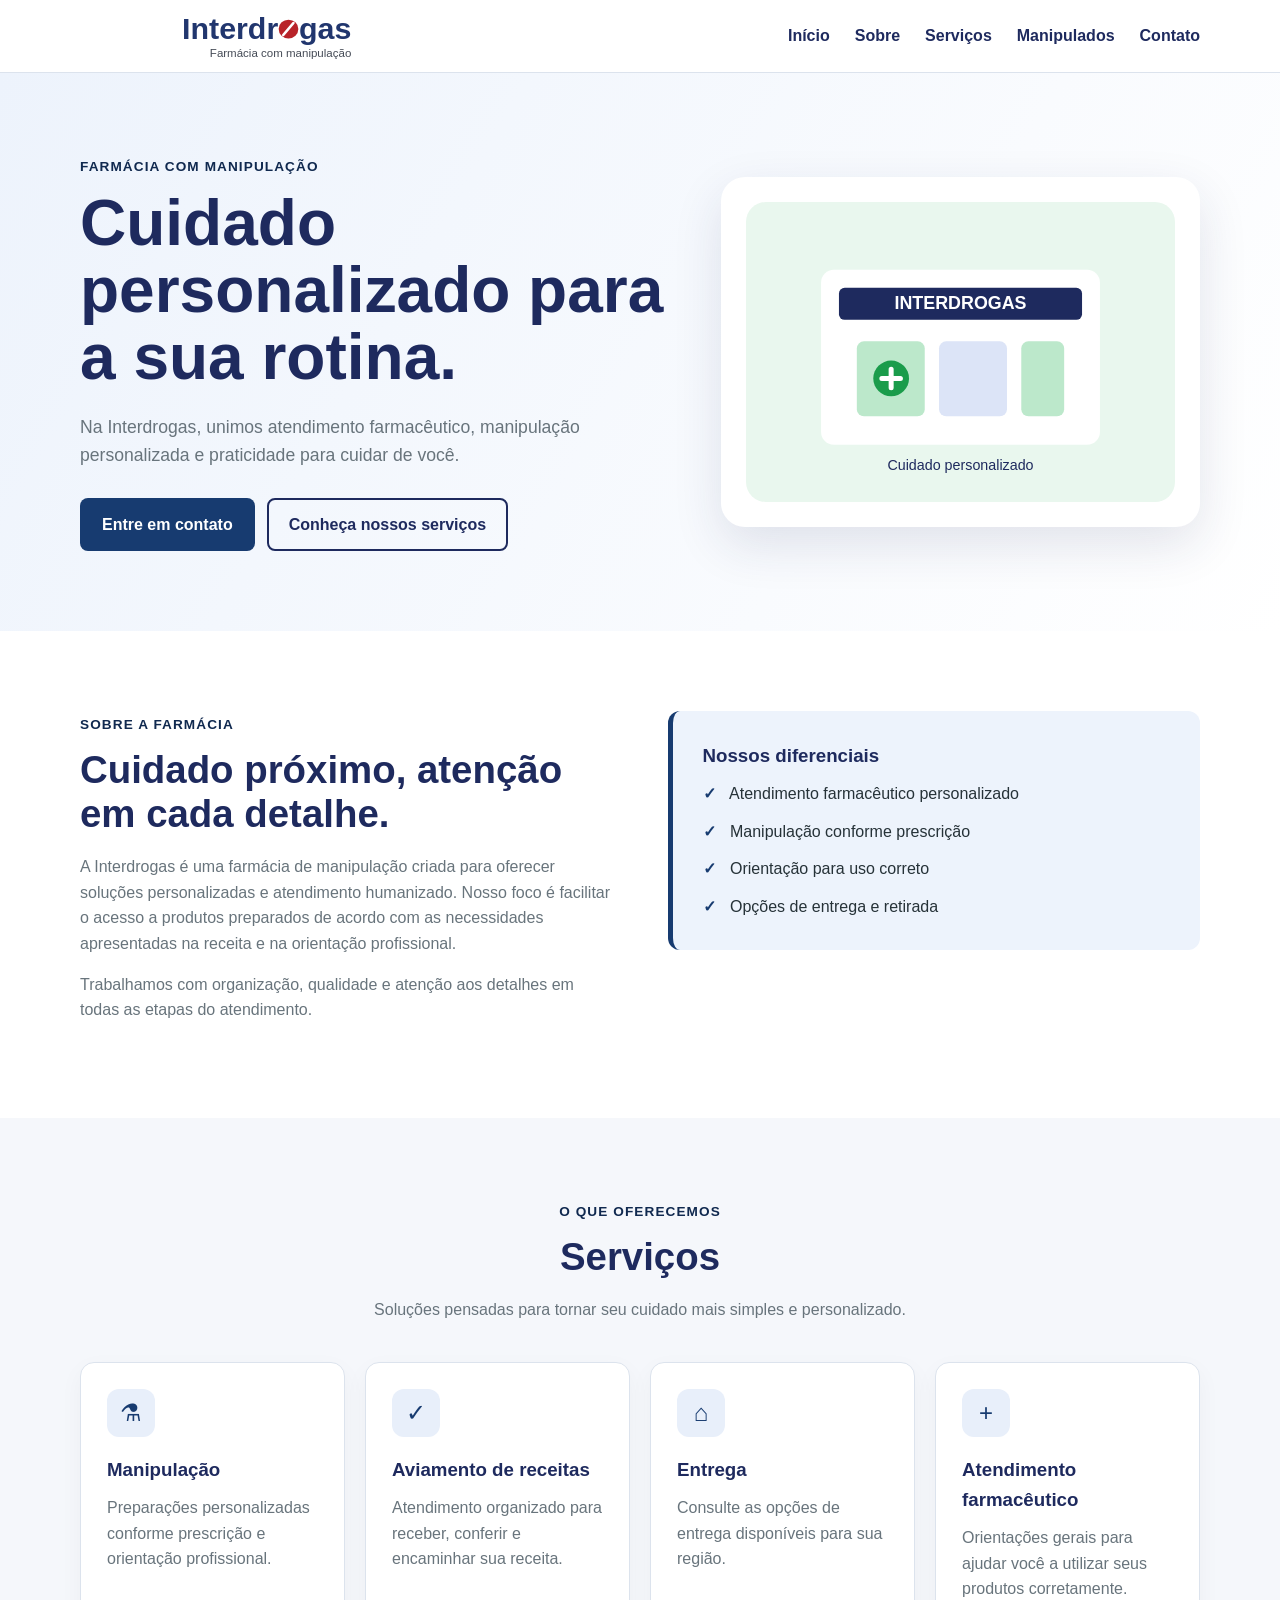
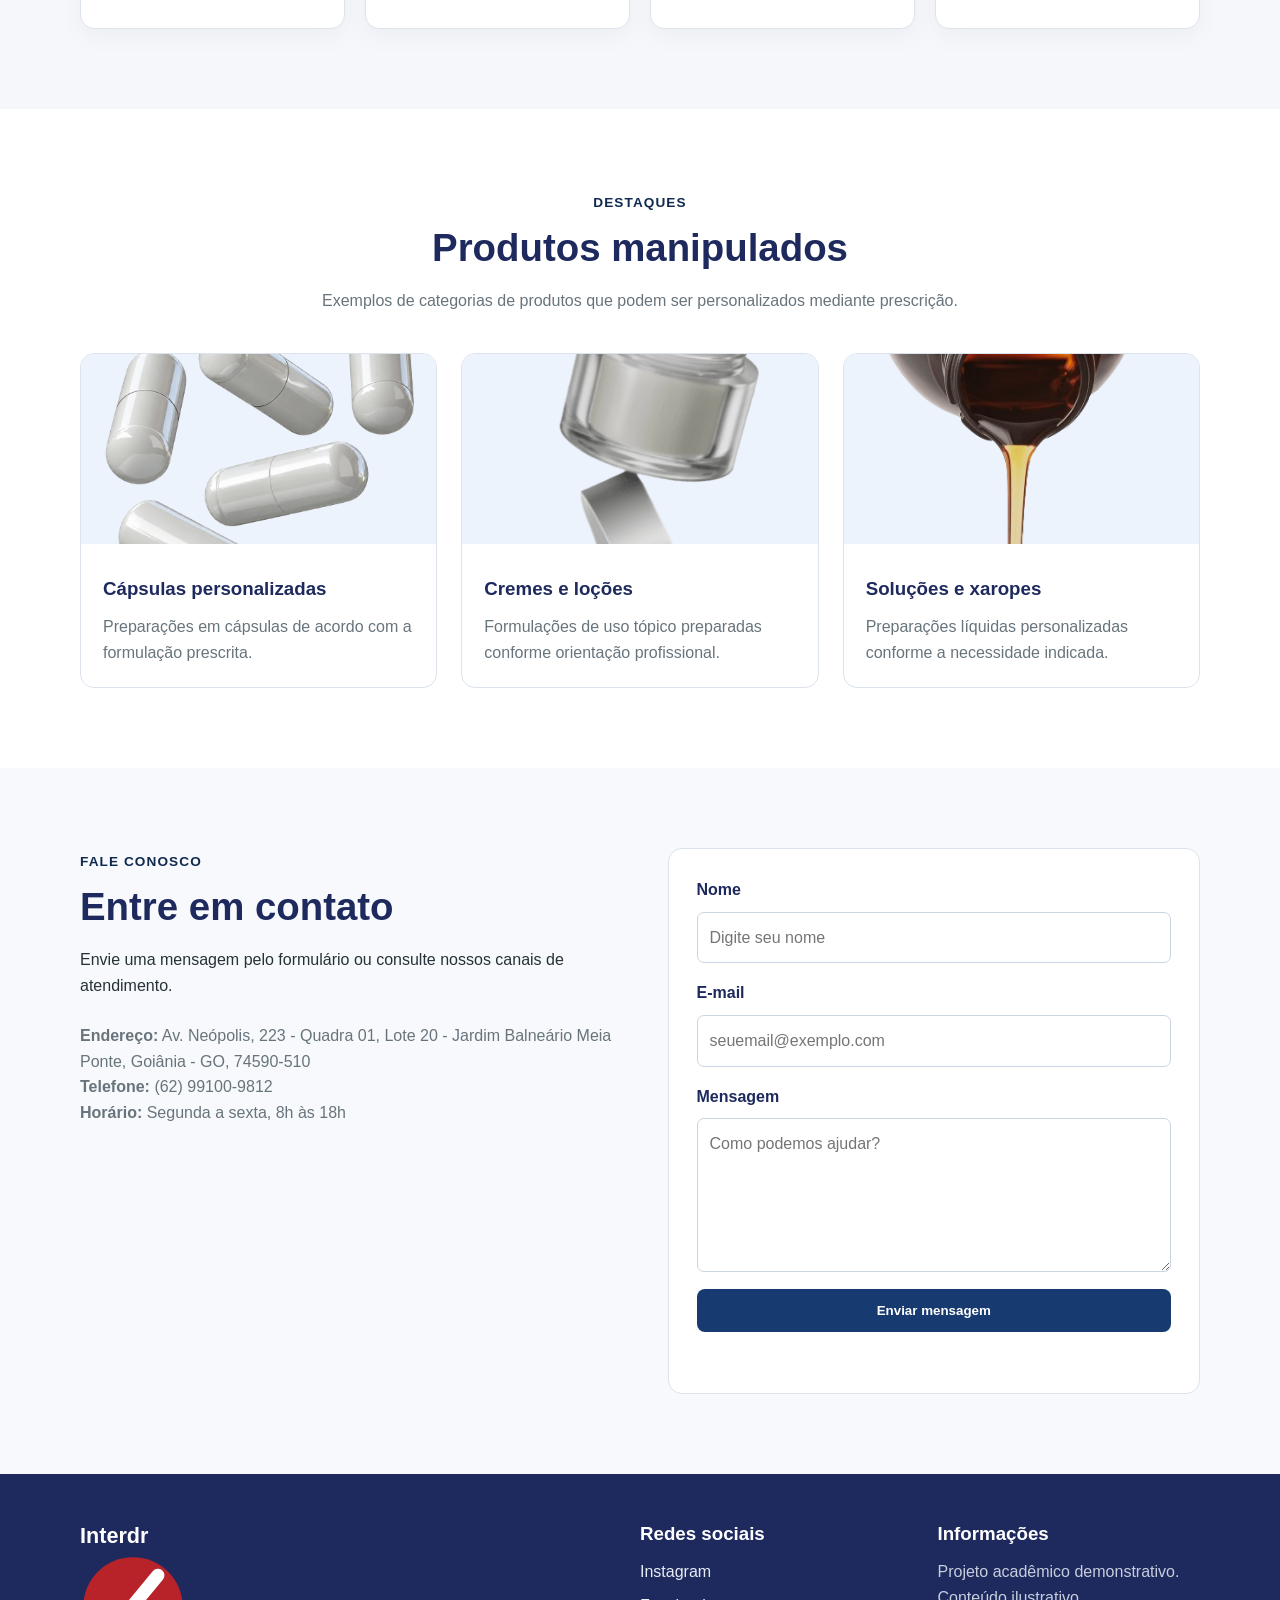
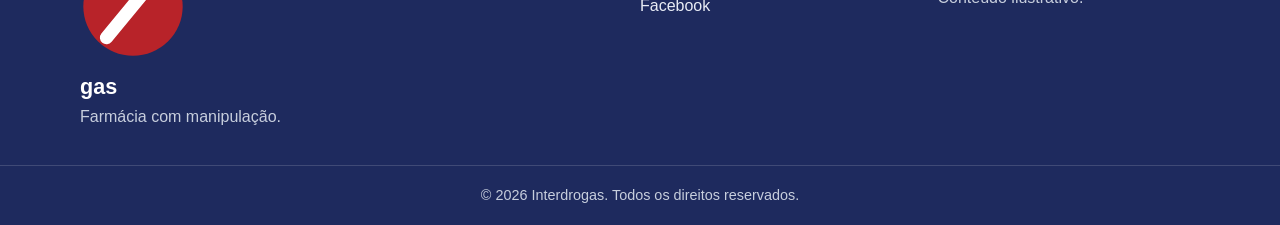
<file: index.html>
<!DOCTYPE html>
<html lang="pt-BR">

<head>
  <meta charset="UTF-8">

  <meta name="viewport" content="width=device-width, initial-scale=1.0">

  <meta
    name="description"
    content="Interdrogas - Farmácia com manipulação. Atendimento farmacêutico, manipulação personalizada e entrega."
  >

  <title>Interdrogas | Farmácia com Manipulação</title>

  <link rel="stylesheet" href="css/style.css">
</head>

<body>

  <!-- CABEÇALHO -->
  <header class="header">

    <div class="container nav-container">

      <!-- LOGO -->
      <a
        class="logo"
        href="#inicio"
        aria-label="Interdrogas - início"
      >

        <span class="logo-name">Interdr<img
            class="logo-symbol"
            src="img/simbolo-interdrogas.svg"
            alt=""
            aria-hidden="true"
          >gas</span>

      </a>


      <!-- BOTÃO DO MENU MOBILE -->
      <button
        class="menu-toggle"
        aria-label="Abrir menu"
        aria-expanded="false"
      >
        ☰
      </button>


      <!-- MENU DE NAVEGAÇÃO -->
      <nav
        class="nav"
        aria-label="Navegação principal"
      >

        <a href="#inicio">Início</a>

        <a href="#sobre">Sobre</a>

        <a href="#servicos">Serviços</a>

        <a href="#manipulados">Manipulados</a>

        <a href="#contato">Contato</a>

      </nav>

    </div>

  </header>


  <!-- CONTEÚDO PRINCIPAL -->
  <main>


    <!-- HERO -->
    <section class="hero" id="inicio">

      <div class="container hero-content">

        <div class="hero-text">

          <span class="eyebrow">
            Farmácia com manipulação
          </span>

          <h1>
            Cuidado personalizado para a sua rotina.
          </h1>

          <p>
            Na Interdrogas, unimos atendimento farmacêutico,
            manipulação personalizada e praticidade para cuidar de você.
          </p>


          <div class="hero-actions">

            <a
              class="btn btn-primary"
              href="#contato"
            >
              Entre em contato
            </a>


            <a
              class="btn btn-outline"
              href="#servicos"
            >
              Conheça nossos serviços
            </a>

          </div>

        </div>


        <!-- IMAGEM DA FARMÁCIA -->
        <div
          class="hero-card"
          aria-label="Destaque da farmácia"
        >

          <img
            src="img/farmacia.svg"
            alt="Ilustração de uma farmácia"
          >

        </div>

      </div>

    </section>



    <!-- SOBRE A FARMÁCIA -->
    <section
      class="section"
      id="sobre"
    >

      <div class="container two-columns">


        <!-- TEXTO -->
        <div>

          <span class="eyebrow">
            Sobre a farmácia
          </span>


          <h2>
            Cuidado próximo, atenção em cada detalhe.
          </h2>


          <p>
            A Interdrogas é uma farmácia de manipulação criada
            para oferecer soluções personalizadas e atendimento
            humanizado. Nosso foco é facilitar o acesso a produtos
            preparados de acordo com as necessidades apresentadas
            na receita e na orientação profissional.
          </p>


          <p>
            Trabalhamos com organização, qualidade e atenção
            aos detalhes em todas as etapas do atendimento.
          </p>

        </div>


        <!-- DIFERENCIAIS -->
        <div class="info-box">

          <h3>
            Nossos diferenciais
          </h3>


          <ul class="check-list">

            <li>
              Atendimento farmacêutico personalizado
            </li>

            <li>
              Manipulação conforme prescrição
            </li>

            <li>
              Orientação para uso correto
            </li>

            <li>
              Opções de entrega e retirada
            </li>

          </ul>

        </div>

      </div>

    </section>



    <!-- SERVIÇOS -->
    <section
      class="section section-alt"
      id="servicos"
    >

      <div class="container">


        <div class="section-heading">

          <span class="eyebrow">
            O que oferecemos
          </span>

          <h2>
            Serviços
          </h2>

          <p>
            Soluções pensadas para tornar seu cuidado
            mais simples e personalizado.
          </p>

        </div>


        <div class="cards-grid">


          <!-- SERVIÇO 1 -->
          <article class="card">

            <div class="icon">
              ⚗
            </div>

            <h3>
              Manipulação
            </h3>

            <p>
              Preparações personalizadas conforme
              prescrição e orientação profissional.
            </p>

          </article>



          <!-- SERVIÇO 2 -->
          <article class="card">

            <div class="icon">
              ✓
            </div>

            <h3>
              Aviamento de receitas
            </h3>

            <p>
              Atendimento organizado para receber,
              conferir e encaminhar sua receita.
            </p>

          </article>



          <!-- SERVIÇO 3 -->
          <article class="card">

            <div class="icon">
              ⌂
            </div>

            <h3>
              Entrega
            </h3>

            <p>
              Consulte as opções de entrega disponíveis
              para sua região.
            </p>

          </article>



          <!-- SERVIÇO 4 -->
          <article class="card">

            <div class="icon">
              +
            </div>

            <h3>
              Atendimento farmacêutico
            </h3>

            <p>
              Orientações gerais para ajudar você
              a utilizar seus produtos corretamente.
            </p>

          </article>

        </div>

      </div>

    </section>



    <!-- PRODUTOS MANIPULADOS -->
    <section
      class="section"
      id="manipulados"
    >

      <div class="container">


        <div class="section-heading">

          <span class="eyebrow">
            Destaques
          </span>

          <h2>
            Produtos manipulados
          </h2>

          <p>
            Exemplos de categorias de produtos que podem
            ser personalizados mediante prescrição.
          </p>

        </div>


        <div class="products-grid">


          <!-- PRODUTO 1 -->
          <article class="product-card">

            <img
              src="img/capsulas.png"
              alt="Cápsulas personalizadas"
            >

            <div class="product-content">

              <h3>
                Cápsulas personalizadas
              </h3>

              <p>
                Preparações em cápsulas de acordo
                com a formulação prescrita.
              </p>

            </div>

          </article>



          <!-- PRODUTO 2 -->
          <article class="product-card">

            <img
              src="img/creme.png"
              alt="Ilustração de creme"
            >

            <div class="product-content">

              <h3>
                Cremes e loções
              </h3>

              <p>
                Formulações de uso tópico preparadas
                conforme orientação profissional.
              </p>

            </div>

          </article>



          <!-- PRODUTO 3 -->
          <article class="product-card">

            <img
              src="img/soluçoes.png"
              alt="Ilustração de frasco"
            >

            <div class="product-content">

              <h3>
                Soluções e xaropes
              </h3>

              <p>
                Preparações líquidas personalizadas
                conforme a necessidade indicada.
              </p>

            </div>

          </article>

        </div>

      </div>

    </section>



    <!-- CONTATO -->
    <section
      class="section contact-section"
      id="contato"
    >

      <div class="container contact-grid">


        <!-- INFORMAÇÕES -->
        <div>

          <span class="eyebrow">
            Fale conosco
          </span>

          <h2>
            Entre em contato
          </h2>

          <p>
            Envie uma mensagem pelo formulário ou
            consulte nossos canais de atendimento.
          </p>


          <div class="contact-list">

            <p>
              <strong>Endereço:</strong>
              Av. Neópolis, 223 - Quadra 01,
              Lote 20 - Jardim Balneário Meia Ponte,
              Goiânia - GO, 74590-510
            </p>


            <p>
              <strong>Telefone:</strong>
              (62) 99100-9812
            </p>


            <p>
              <strong>Horário:</strong>
              Segunda a sexta, 8h às 18h
            </p>

          </div>

        </div>



        <!-- FORMULÁRIO -->
        <form
          class="contact-form"
          id="contactForm"
          novalidate
        >


          <label for="nome">
            Nome
          </label>

          <input
            type="text"
            id="nome"
            name="nome"
            placeholder="Digite seu nome"
            required
          >


          <label for="email">
            E-mail
          </label>

          <input
            type="email"
            id="email"
            name="email"
            placeholder="seuemail@exemplo.com"
            required
          >


          <label for="mensagem">
            Mensagem
          </label>

          <textarea
            id="mensagem"
            name="mensagem"
            rows="5"
            placeholder="Como podemos ajudar?"
            required
          ></textarea>


          <button
            class="btn btn-primary"
            type="submit"
          >
            Enviar mensagem
          </button>


          <p
            class="form-message"
            id="formMessage"
            role="status"
          ></p>

        </form>

      </div>

    </section>

  </main>



  <!-- RODAPÉ -->
  <footer class="footer">

    <div class="container footer-grid">


      <!-- LOGO DO RODAPÉ -->
      <div>

        <a
          class="logo logo-footer"
          href="#inicio"
          aria-label="Interdrogas - início"
        >

          <span class="logo-name">Interdr<img
              class="logo-symbol"
              src="img/simbolo-interdrogas.svg"
              alt=""
              aria-hidden="true"
            >gas</span>

        </a>


        <p>
          Farmácia com manipulação.
        </p>

      </div>



      <!-- REDES SOCIAIS -->
      <div>

        <h3>
          Redes sociais
        </h3>


        <div class="social-links">

          <a
            href="#"
            aria-label="Instagram"
          >
            Instagram
          </a>


          <a
            href="#"
            aria-label="Facebook"
          >
            Facebook
          </a>

        </div>

      </div>



      <!-- INFORMAÇÕES -->
      <div>

        <h3>
          Informações
        </h3>


        <p>
          Projeto acadêmico demonstrativo.
        </p>


        <p>
          Conteúdo ilustrativo.
        </p>

      </div>

    </div>


    <div class="footer-bottom">

      © 2026 Interdrogas.
      Todos os direitos reservados.

    </div>

  </footer>



  <!-- JAVASCRIPT -->
  <script src="js/script.js"></script>

</body>

</html>
</file>
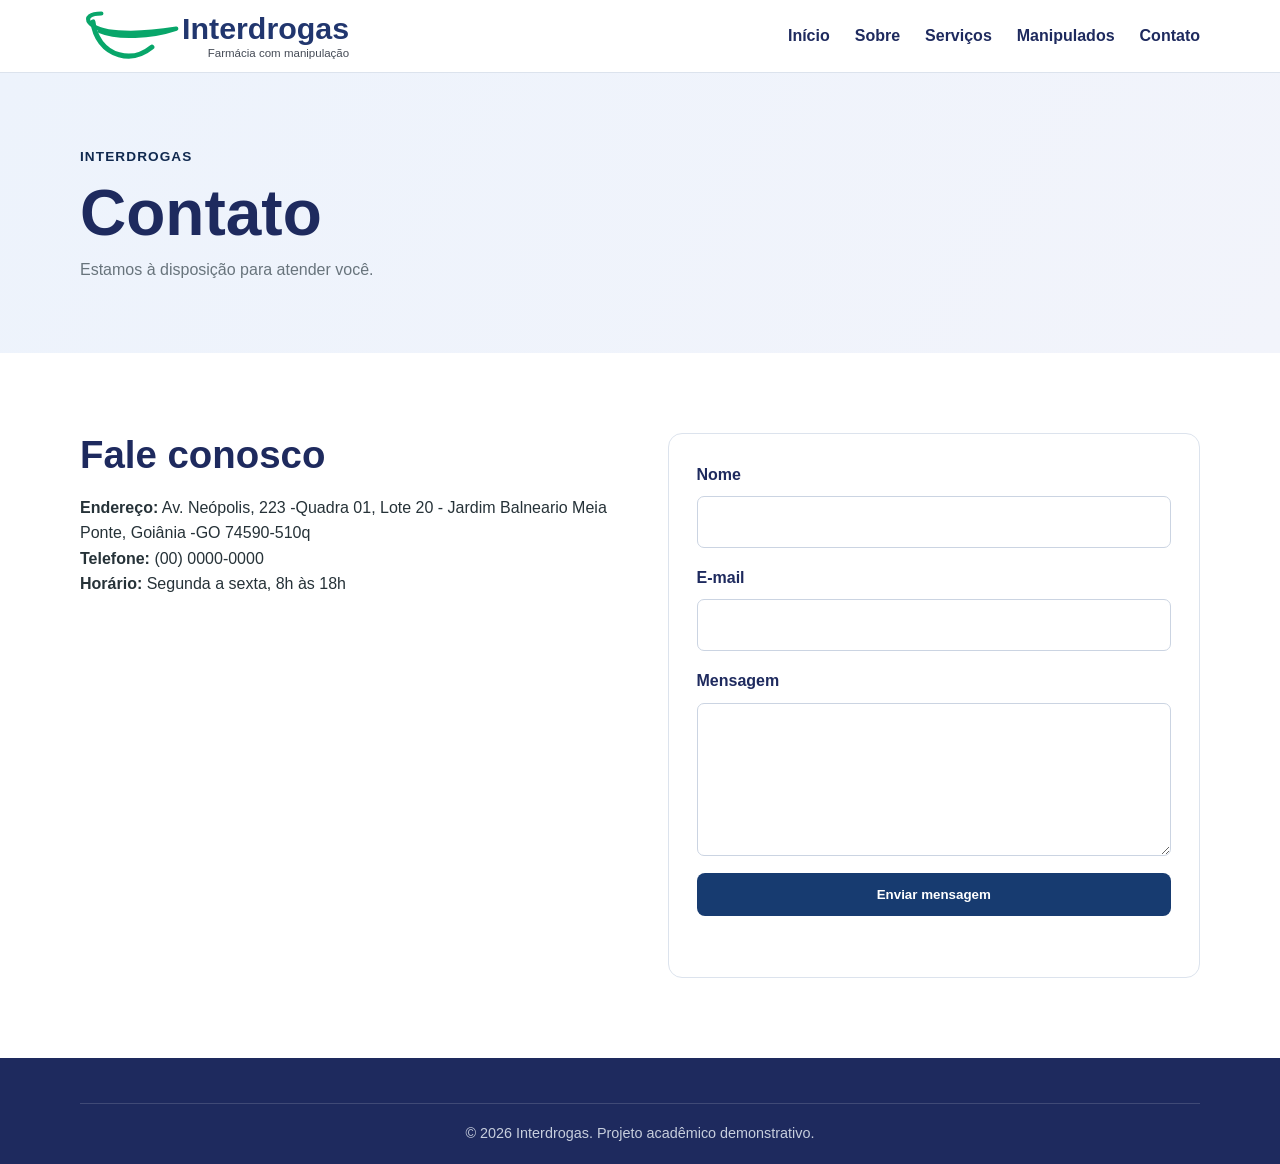
<file: pages/contato.html>
<!DOCTYPE html>
<html lang="pt-BR">
<head>
  <meta charset="UTF-8">
  <meta name="viewport" content="width=device-width, initial-scale=1.0">
  <title>Contato | Interdrogas</title>
  <link rel="stylesheet" href="../css/style.css">
</head>
<body>
  <header class="header">
    <div class="container nav-container">
      <a class="logo" href="../index.html"><span class="logo-mark">I</span><span>Interdrogas</span></a>
      <nav class="nav" aria-label="Navegação principal">
        <a href="../index.html">Início</a><a href="sobre.html">Sobre</a><a href="servicos.html">Serviços</a><a href="../index.html#manipulados">Manipulados</a><a href="contato.html">Contato</a>
      </nav>
    </div>
  </header>
  <main>
    <section class="page-banner"><div class="container"><span class="eyebrow">Interdrogas</span><h1>Contato</h1><p>Estamos à disposição para atender você.</p></div></section>
    <section class="section"><div class="container contact-grid">
      <div><h2>Fale conosco</h2><p><strong>Endereço:</strong> Av. Neópolis, 223 -Quadra 01, Lote 20 - Jardim Balneario Meia Ponte, Goiânia -GO 74590-510q</p><p><strong>Telefone:</strong> (00) 0000-0000</p><p><strong>Horário:</strong> Segunda a sexta, 8h às 18h</p></div>
      <form class="contact-form" id="contactForm" novalidate>
        <label for="nome">Nome</label><input id="nome" type="text" required>
        <label for="email">E-mail</label><input id="email" type="email" required>
        <label for="mensagem">Mensagem</label><textarea id="mensagem" rows="5" required></textarea>
        <button class="btn btn-primary" type="submit">Enviar mensagem</button><p class="form-message" id="formMessage"></p>
      </form>
    </div></section>
  </main>
  <footer class="footer"><div class="container footer-bottom">© 2026 Interdrogas. Projeto acadêmico demonstrativo.</div></footer>
  <script src="../js/script.js"></script>
</body>
</html>
</file>
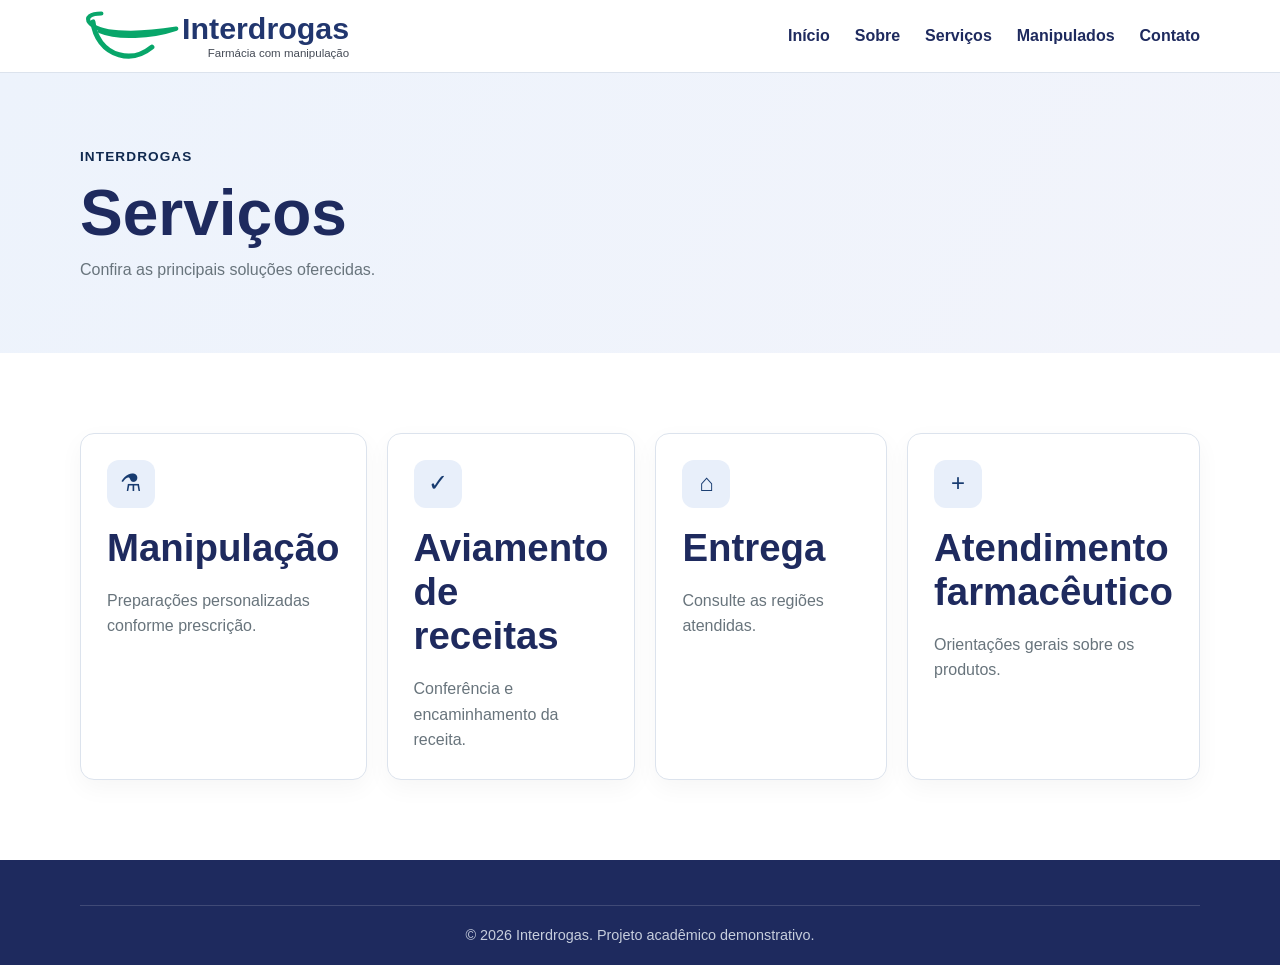
<file: pages/servicos.html>
<!DOCTYPE html>
<html lang="pt-BR">
<head>
  <meta charset="UTF-8">
  <meta name="viewport" content="width=device-width, initial-scale=1.0">
  <title>Serviços | Interdrogas</title>
  <link rel="stylesheet" href="../css/style.css">
</head>
<body>
  <header class="header">
    <div class="container nav-container">
      <a class="logo" href="../index.html"><span class="logo-mark">I</span><span>Interdrogas</span></a>
      <nav class="nav" aria-label="Navegação principal">
        <a href="../index.html">Início</a><a href="sobre.html">Sobre</a><a href="servicos.html">Serviços</a><a href="../index.html#manipulados">Manipulados</a><a href="contato.html">Contato</a>
      </nav>
    </div>
  </header>
  <main>
    <section class="page-banner"><div class="container"><span class="eyebrow">Interdrogas</span><h1>Serviços</h1><p>Confira as principais soluções oferecidas.</p></div></section>
    <section class="section"><div class="container cards-grid">
      <article class="card"><div class="icon">⚗</div><h2>Manipulação</h2><p>Preparações personalizadas conforme prescrição.</p></article>
      <article class="card"><div class="icon">✓</div><h2>Aviamento de receitas</h2><p>Conferência e encaminhamento da receita.</p></article>
      <article class="card"><div class="icon">⌂</div><h2>Entrega</h2><p>Consulte as regiões atendidas.</p></article>
      <article class="card"><div class="icon">+</div><h2>Atendimento farmacêutico</h2><p>Orientações gerais sobre os produtos.</p></article>
    </div></section>
  </main>
  <footer class="footer"><div class="container footer-bottom">© 2026 Interdrogas. Projeto acadêmico demonstrativo.</div></footer>
</body>
</html>
</file>
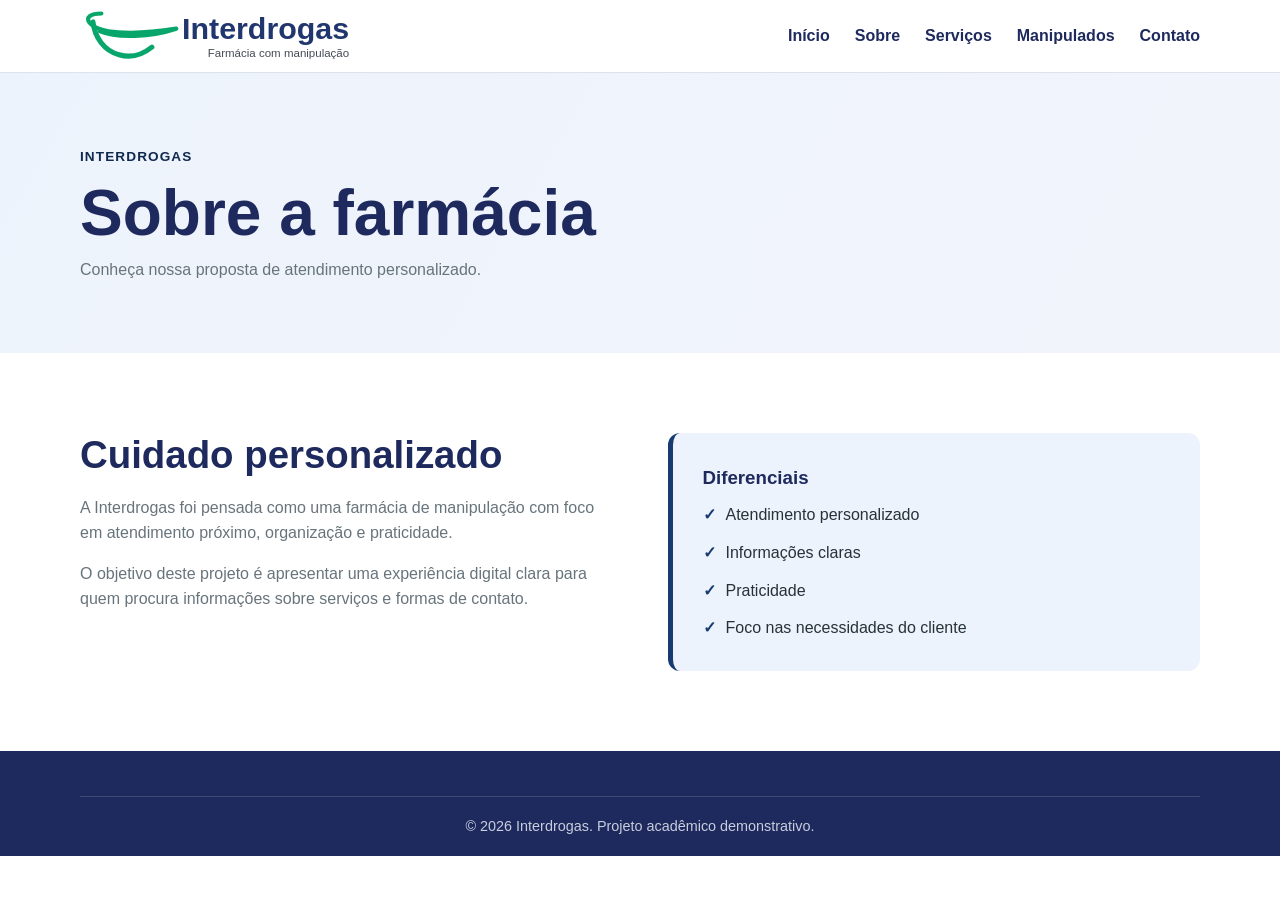
<file: pages/sobre.html>
<!DOCTYPE html>
<html lang="pt-BR">
<head>
  <meta charset="UTF-8">
  <meta name="viewport" content="width=device-width, initial-scale=1.0">
  <title>Sobre | Interdrogas</title>
  <link rel="stylesheet" href="../css/style.css">
</head>
<body>
  <header class="header">
    <div class="container nav-container">
      <a class="logo" href="../index.html"><span class="logo-mark">I</span><span>Interdrogas</span></a>
      <nav class="nav" aria-label="Navegação principal">
        <a href="../index.html">Início</a>
        <a href="sobre.html">Sobre</a>
        <a href="servicos.html">Serviços</a>
        <a href="../index.html#manipulados">Manipulados</a>
        <a href="contato.html">Contato</a>
      </nav>
    </div>
  </header>
  <main>
    <section class="page-banner">
      <div class="container"><span class="eyebrow">Interdrogas</span><h1>Sobre a farmácia</h1><p>Conheça nossa proposta de atendimento personalizado.</p></div>
    </section>
    <section class="section">
      <div class="container two-columns">
        <div><h2>Cuidado personalizado</h2><p>A Interdrogas foi pensada como uma farmácia de manipulação com foco em atendimento próximo, organização e praticidade.</p><p>O objetivo deste projeto é apresentar uma experiência digital clara para quem procura informações sobre serviços e formas de contato.</p></div>
        <div class="info-box"><h3>Diferenciais</h3><ul class="check-list"><li>Atendimento personalizado</li><li>Informações claras</li><li>Praticidade</li><li>Foco nas necessidades do cliente</li></ul></div>
      </div>
    </section>
  </main>
  <footer class="footer"><div class="container footer-bottom">© 2026 Interdrogas. Projeto acadêmico demonstrativo.</div></footer>
</body>
</html>
</file>
<file: css/style.css>
*{margin:0;padding:0;box-sizing:border-box}
:root{--blue:#173b70;--blue-dark:#10294f;--navy:#1e2a5e;--light:#f5f7fb;--white:#fff;--text:#263238;--muted:#68747c;--border:#dce3ed}
html{scroll-behavior:smooth}
body{font-family:Arial,Helvetica,sans-serif;color:var(--text);line-height:1.6;background:var(--white)}
a{text-decoration:none;color:inherit}
.container{width:min(1120px,92%);margin:auto}
.header{position:sticky;top:0;z-index:100;background:rgba(255,255,255,.97);border-bottom:1px solid var(--border)}
.nav-container{min-height:72px;display:flex;align-items:center;justify-content:space-between;gap:24px}
.logo{display:flex;align-items:center;gap:10px;font-size:1.35rem;font-weight:800;color:var(--navy)}
.logo-mark{width:38px;height:38px;border-radius:50%;display:grid;place-items:center;background:var(--blue);color:#fff}
.header .logo{position:relative;display:inline-flex;flex-direction:column;align-items:flex-start;gap:0;flex-shrink:0;padding-left:102px;color:#21366e;font-size:1.9rem;line-height:1.05}
.header .logo::after{content:"Farmácia com manipulação";align-self:flex-end;margin-top:2px;color:#454b56;font-size:.72rem;font-weight:400;line-height:1.1}
.header .logo-mark{position:absolute;top:-8px;left:0;z-index:0;width:104px;height:54px;border:0;border-radius:0;background:transparent url("../img/logo-tracado-verde.svg") center/contain no-repeat;color:transparent;transform:none}
.header .logo>span:last-of-type{position:relative;z-index:1}
.header .logo-symbol{display:inline-block;width:.68em;height:.68em;object-fit:contain;vertical-align:-.02em}
.nav{display:flex;gap:25px;align-items:center}
.nav a{font-weight:600;color:var(--navy)}
.nav a:hover{color:var(--blue)}
.menu-toggle{display:none;border:0;background:transparent;font-size:1.7rem;color:var(--navy)}
.hero{background:linear-gradient(120deg,#edf3fc,#fff);padding:80px 0}
.hero-content{display:grid;grid-template-columns:1.1fr .9fr;gap:55px;align-items:center}
.eyebrow{display:inline-block;color:var(--blue-dark);font-size:.85rem;font-weight:800;text-transform:uppercase;letter-spacing:.08em;margin-bottom:12px}
h1{font-size:clamp(2.3rem,5vw,4.4rem);line-height:1.05;color:var(--navy);margin-bottom:22px}
h2{font-size:clamp(1.8rem,3vw,2.6rem);line-height:1.15;color:var(--navy);margin-bottom:18px}
h3{color:var(--navy);margin-bottom:10px}
.hero-text p{font-size:1.1rem;color:var(--muted);max-width:620px;margin-bottom:28px}
.hero-actions{display:flex;gap:12px;flex-wrap:wrap}
.btn{display:inline-block;border:2px solid transparent;border-radius:8px;padding:12px 20px;font-weight:700;cursor:pointer}
.btn-primary{background:var(--blue);color:#fff}
.btn-primary:hover{background:var(--blue-dark)}
.btn-outline{border-color:var(--navy);color:var(--navy)}
.btn-outline:hover{background:var(--navy);color:#fff}
.hero-card{background:#fff;border-radius:24px;padding:25px;box-shadow:0 18px 50px rgba(30,42,94,.12)}
.hero-card img{width:100%;display:block}
.section{padding:80px 0}
.section-alt{background:var(--light)}
.two-columns{display:grid;grid-template-columns:1fr 1fr;gap:55px;align-items:start}
.two-columns p{color:var(--muted);margin-bottom:15px}
.info-box{background:#edf3fc;border-left:5px solid var(--blue);padding:30px;border-radius:12px}
.check-list{list-style:none;display:grid;gap:12px}
.check-list li:before{content:"✓";color:var(--blue);font-weight:900;margin-right:10px}
.section-heading{text-align:center;max-width:700px;margin:0 auto 40px}
.section-heading p{color:var(--muted)}
.cards-grid{display:grid;grid-template-columns:repeat(4,1fr);gap:20px}
.card{background:#fff;border:1px solid var(--border);border-radius:14px;padding:26px;box-shadow:0 8px 25px rgba(0,0,0,.04)}
.icon{width:48px;height:48px;display:grid;place-items:center;background:#e8effa;color:var(--blue);border-radius:12px;font-size:1.5rem;margin-bottom:18px}
.card p,.product-card p{color:var(--muted)}
.products-grid{display:grid;grid-template-columns:repeat(3,1fr);gap:24px}
.product-card{border:1px solid var(--border);border-radius:14px;overflow:hidden;background:#fff}
.product-card img{width:100%;height:190px;object-fit:cover;background:#edf3fc}
.product-content{padding:22px}
.contact-section{background:#f7f9fc}
.contact-grid{display:grid;grid-template-columns:1fr 1fr;gap:55px}
.contact-list{margin-top:25px;color:var(--muted)}
.contact-form{background:#fff;padding:28px;border:1px solid var(--border);border-radius:14px;display:grid;gap:9px}
.contact-form label{font-weight:700;color:var(--navy)}
.contact-form input,.contact-form textarea{width:100%;padding:12px;border:1px solid #cbd4e2;border-radius:7px;font:inherit;margin-bottom:8px}
.contact-form input:focus,.contact-form textarea:focus{outline:2px solid #a9c3eb;border-color:var(--blue)}
.form-message{font-weight:700;min-height:24px}
.page-banner{background:linear-gradient(120deg,#edf3fc,#f2f4fb);padding:70px 0}
.page-banner h1{margin-bottom:10px}
.page-banner p{color:var(--muted)}
.footer{background:var(--navy);color:#e8ecf5;padding:45px 0 0}
.logo-footer{color:#fff}
.footer-grid{display:grid;grid-template-columns:2fr 1fr 1fr;gap:35px;padding-bottom:35px}
.footer h3{color:#fff}
.footer p{color:#c7cedd}
.social-links{display:flex;flex-direction:column;gap:8px}
.social-links a:hover{color:#a9c3eb}
.footer-bottom{border-top:1px solid rgba(255,255,255,.15);padding:18px 0;text-align:center;color:#c7cedd;font-size:.9rem}
@media(max-width:900px){.cards-grid{grid-template-columns:repeat(2,1fr)}.hero-content,.two-columns,.contact-grid{grid-template-columns:1fr}.hero{padding:60px 0}.hero-card{max-width:560px;margin:auto}.footer-grid{grid-template-columns:1fr 1fr}}
@media(max-width:700px){.nav{display:none;position:absolute;left:0;right:0;top:72px;background:#fff;flex-direction:column;align-items:flex-start;padding:20px 4%;border-bottom:1px solid var(--border)}.nav.active{display:flex}.menu-toggle{display:block}.cards-grid,.products-grid,.footer-grid{grid-template-columns:1fr}.section{padding:60px 0}.hero{padding:48px 0}.hero-actions{flex-direction:column;align-items:stretch}.btn{text-align:center}.product-card img{height:210px}}
@media(max-width:400px){h1{font-size:2.25rem}.container{width:90%}.nav-container{min-height:64px}.nav{top:64px}}

@media(max-width:800px){.header .logo{padding-left:84px}.header .logo-mark{width:84px;height:44px}.nav{gap:16px}}
</file>
